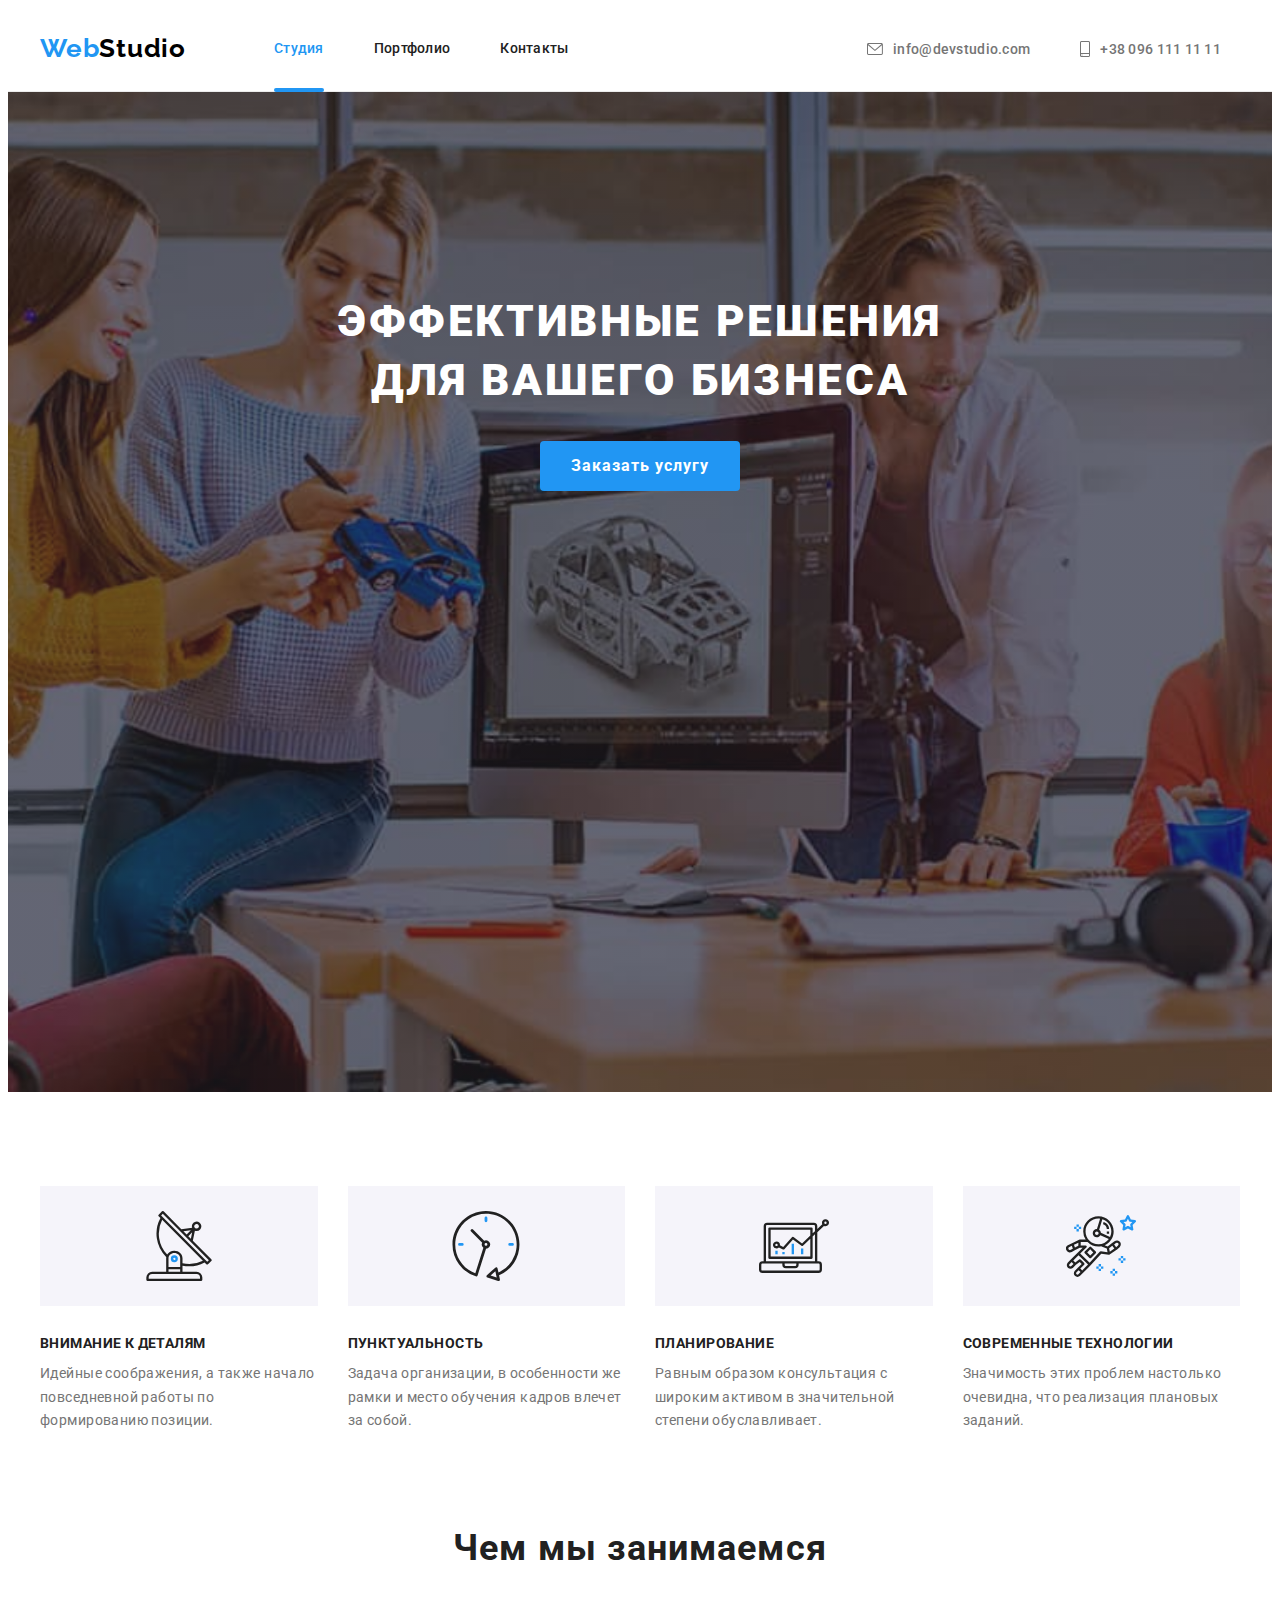
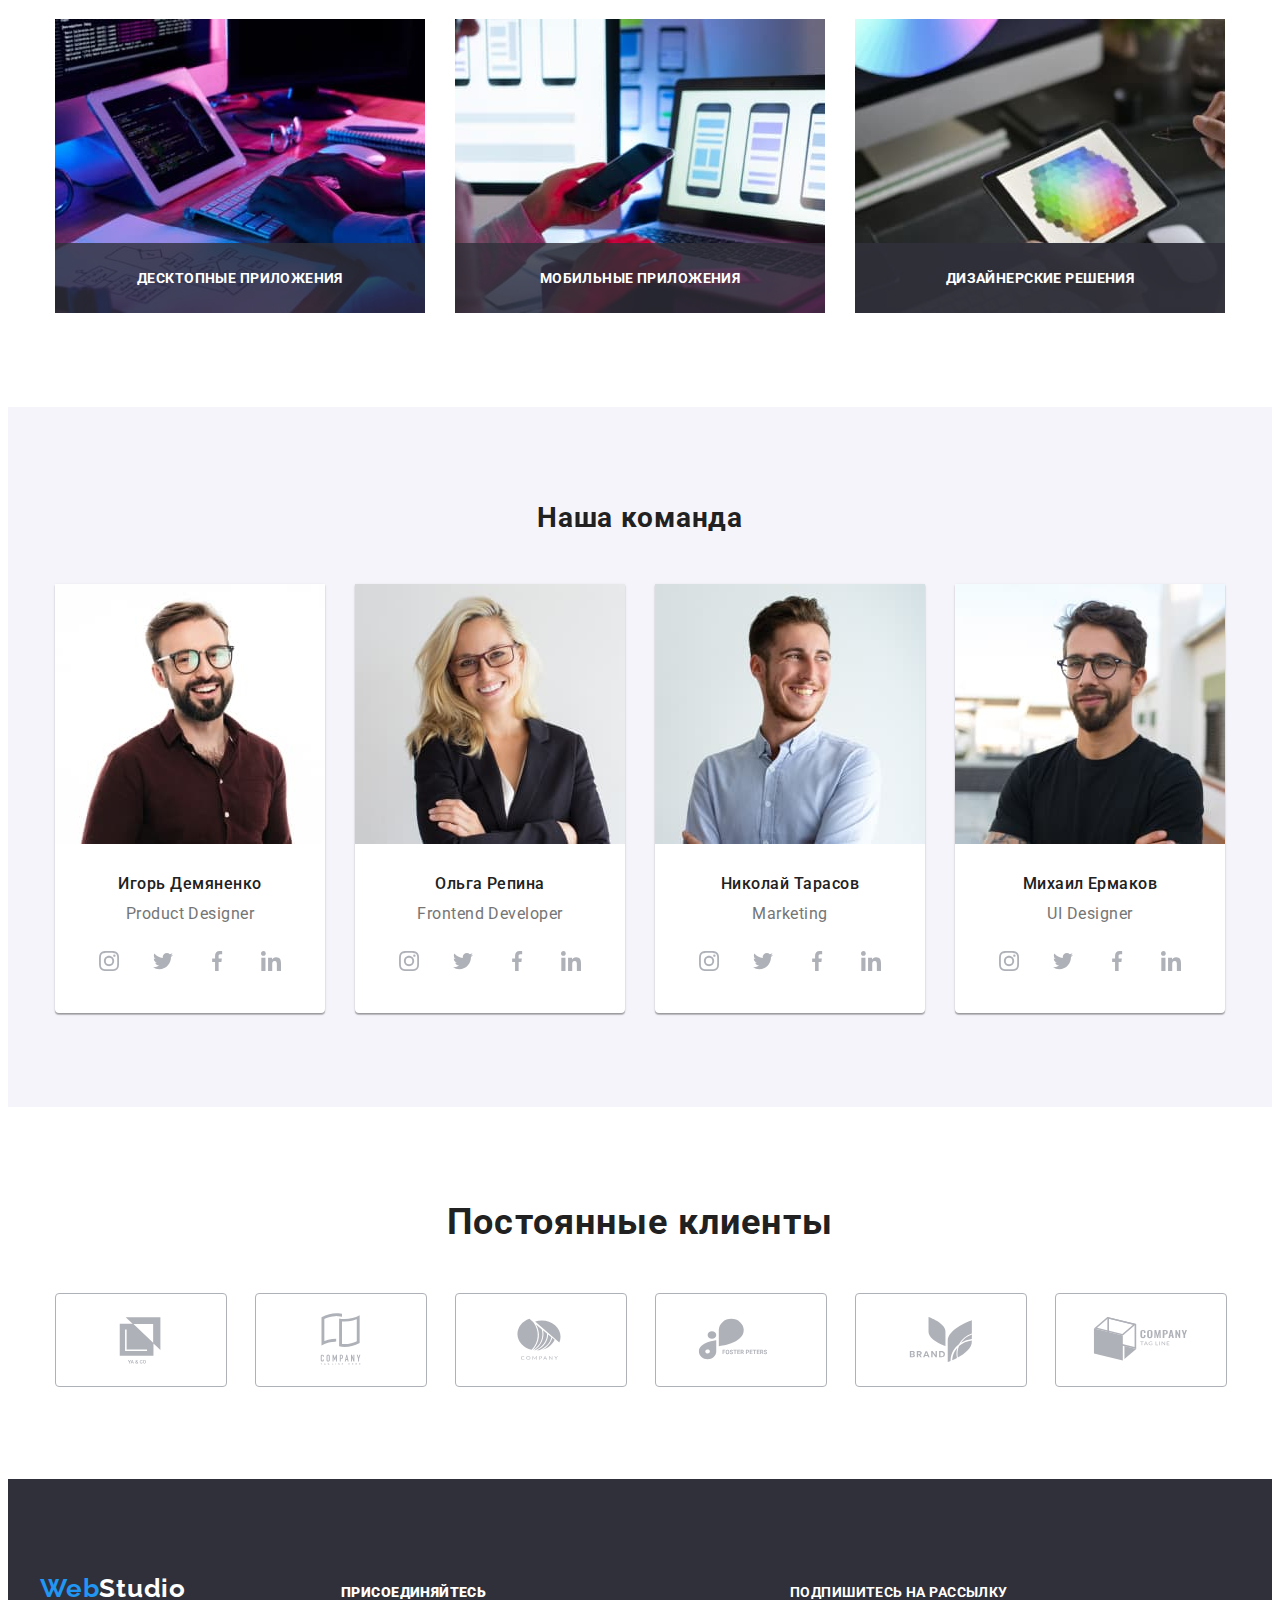
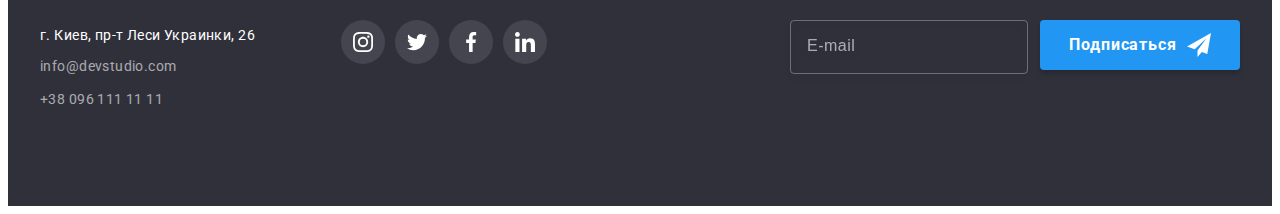
<file: index.html>
<!DOCTYPE html>
<html lang="ru">
  <head>
    <meta charset="UTF-8" />
    <meta name="viewport" content="width=device-width, initial-scale=1.0" />
    <link rel="preconnect" href="https://fonts.googleapis.com" />
    <link rel="preconnect" href="https://fonts.gstatic.com" crossorigin />
    <link
      href="https://fonts.googleapis.com/css2?family=Montserrat:wght@400;700&family=Raleway:wght@700&family=Roboto:wght@400;500;700;900&display=swap"
      rel="stylesheet"
    />
    <meta name="viewport" content="width=device-width, initial-scale=1.0" />
    <title>Web Studio</title>
    <link
      rel="stylesheet"
      href="https://cdnjs.cloudflare.com/ajax/libs/modern-normalize/1.1.0/modern-normalize.min.css"
      integrity="sha512-wpPYUAdjBVSE4KJnH1VR1HeZfpl1ub8YT/NKx4PuQ5NmX2tKuGu6U/JRp5y+Y8XG2tV+wKQpNHVUX03MfMFn9Q=="
      crossorigin="anonymous"
      referrerpolicy="no-referrer"
    />
    <link rel="stylesheet" href="./css/main.min.css" />
  </head>
  <body data-body>
    <header class="header">
      <div class="container header-flex">
        <div class="mobile-header">
          <a href="./index.html" class="logo"
            >Web<span class="logo-alt-color">Studio</span></a
          >
          <button
            type="button"
            class="menu-btn"
            aria-controls="menu-container"
            aria-expanded="false"
            data-menu-button
          >
            <svg
              width="40px"
              height="40px"
              aria-label="Переключатель мобильного меню"
              class="menu-btn__icon"
            >
              <use
                class="icon-menu"
                href="./images/icons.svg#icon-menu_40px"
              ></use>
              <use
                class="icon-close"
                href="./images/icons.svg#icon-close_40px"
              ></use>
            </svg>
          </button>
        </div>
        <div class="menu-container" id="menu-container" data-menu>
          <nav class="nav">
            <ul class="nav-list list">
              <li class="nav-list__item">
                <a href="./index.html" class="nav-list__link current link"
                  >Студия</a
                >
              </li>
              <li class="nav-list__item">
                <a href="./portfolio.html" class="nav-list__link link"
                  >Портфолио</a
                >
              </li>
              <li class="nav-list__item">
                <a href="/" class="nav-list__link link">Контакты</a>
              </li>
            </ul>
          </nav>
          <ul class="contact-list list">
            <li class="contact-list__item">
              <ul class="mobile-socials list">
                <li class="mobile-socials__item">
                  <a href="" class="link">Instagram</a>
                </li>
                <li class="mobile-socials__item">
                  <a href="" class="link">Twitter</a>
                </li>
                <li class="mobile-socials__item">
                  <a href="" class="link">Facebook</a>
                </li>
                <li class="mobile-socials__item">
                  <a href="" class="link">LinkedIn</a>
                </li>
              </ul>
            </li>
            <li class="contact-list__item">
              <a
                href="mailto:info@devstudio.com"
                class="contact-list__link link mob-mail"
                ><svg class="contact-icon-envelope icon-hover">
                  <use href="./images/icons.svg#icon-envelope"></use>
                </svg>
                info@devstudio.com</a
              >
            </li>
            <li class="contact-list__item">
              <a
                href="tel:+380961111111"
                class="contact-list__link mob-tel link"
                ><svg class="contact-icon-tel icon-hover">
                  <use href="./images/icons.svg#icon-smartphone"></use>
                </svg>
                +38 096 111 11 11</a
              >
            </li>
          </ul>
        </div>
      </div>
    </header>
    <main>
      <section class="hero section hero-img">
        <div class="container">
          <h1 class="hero-title">Эффективные решения для вашего бизнеса</h1>
          <button type="button" class="hero-btn" data-modal-open>
            Заказать услугу
          </button>
        </div>
      </section>
      <!-- Features -->
      <section class="section">
        <div class="container">
          <h2 class="visually-hidden">Features</h2>
          <ul class="features list">
            <li class="features__item">
              <div class="features__icon-container">
                <svg class="features__icon">
                  <use href="./images/icons.svg#icon-antenna"></use>
                </svg>
              </div>
              <h3 class="features__title">Внимание к деталям</h3>
              <p class="features__text">
                Идейные соображения, а также начало повседневной работы по
                формированию позиции.
              </p>
            </li>
            <li class="features__item">
              <div class="features__icon-container">
                <svg class="features__icon">
                  <use href="./images/icons.svg#icon-clock"></use>
                </svg>
              </div>
              <h3 class="features__title">Пунктуальность</h3>
              <p class="features__text">
                Задача организации, в особенности же рамки и место обучения
                кадров влечет за собой.
              </p>
            </li>
            <li class="features__item">
              <div class="features__icon-container">
                <svg class="features__icon">
                  <use href="./images/icons.svg#icon-diagram"></use>
                </svg>
              </div>
              <h3 class="features__title">Планирование</h3>
              <p class="features__text">
                Равным образом консультация с широким активом в значительной
                степени обуславливает.
              </p>
            </li>
            <li class="features__item">
              <div class="features__icon-container">
                <svg class="features__icon">
                  <use href="./images/icons.svg#icon-astronaut"></use>
                </svg>
              </div>
              <h3 class="features__title">Современные технологии</h3>
              <p class="features__text">
                Значимость этих проблем настолько очевидна, что реализация
                плановых заданий.
              </p>
            </li>
          </ul>
        </div>
      </section>
      <!-- End Features -->
      <!-- What we do -->
      <section class="gallery-section section">
        <div class="container">
          <h2 class="gallery__title">Чем мы занимаемся</h2>
          <ul class="gallery list">
            <li class="gallery__item">
              <picture>
                <source
                  srcset="./images/hands.jpg 1x, ./images/hands@2x.jpg 2x"
                  type="image/jpeg"
                  media="(min-width: 1200px)"
                />
                <img src="./images/hands.jpg" alt="Руки на клавиатуре" />
              </picture>

              <div class="gallery__text-cont">
                <p class="gallery__text">Десктопные приложения</p>
              </div>
            </li>
            <li class="gallery__item">
              <picture>
                <source
                  srcset="./images/phone.jpg 1x, ./images/phone@2x.jpg 2x"
                  type="image/jpeg"
                  media="(min-width: 1200px)"
                />

                <img
                  src="./images/phone.jpg"
                  alt="Телефон на против монитора"
                />
              </picture>
              <div class="gallery__text-cont">
                <p class="gallery__text">Мобильные приложения</p>
              </div>
            </li>
            <li class="gallery__item">
              <picture>
                <source
                  srcset="./images/picker.jpg 1x, ./images/picker@2x.jpg 2x"
                  type="image/jpeg"
                  media="(min-width: 1200px)"
                />

                <img
                  src="./images/picker.jpg"
                  alt="Цветовая палитра на планшете"
                />
              </picture>

              <div class="gallery__text-cont">
                <p class="gallery__text">Дизайнерские решения</p>
              </div>
            </li>
          </ul>
        </div>
      </section>
      <!-- End what we do -->
      <!-- Team -->
      <section class="team-section section">
        <div class="container">
          <h2 class="team-section__title">Наша команда</h2>
          <ul class="team list">
            <li class="team__item">
              <picture>
                <source
                  srcset="
                    ./images/team/igor_demianenko__desk.jpg    1x,
                    ./images/team/igor_demianenko__desk@2x.jpg 2x
                  "
                  type="image/jpeg"
                  media="(min-width: 1200px)"
                />
                <source
                  srcset="
                    ./images/team/igor_demianenko__tabl.jpg    1x,
                    ./images/team/igor_demianenko__tabl@2x.jpg 2x
                  "
                  type="image/jpeg"
                  media="(min-width: 768px)"
                />
                <source
                  srcset="
                    ./images/team/igor_demianenko__tel.jpg    1x,
                    ./images/team/igor_demianenko__tel@2x.jpg 2x
                  "
                  type="image/jpeg"
                  media="(min-width: 480px)"
                />
                <img
                  src="./images/team/igor_demianenko__tel.jpg"
                  alt="Игорь Демяненко"
                />
              </picture>

              <div class="team__container">
                <h3 class="team__name">Игорь Демяненко</h3>
                <p lang="en" class="team__position">Product Designer</p>
                <ul class="social list">
                  <li class="social__item">
                    <a href="/" class="social__link"
                      ><svg class="social__trumb">
                        <use href="./images/icons.svg#icon-instagram"></use>
                      </svg>
                    </a>
                  </li>
                  <li class="social__item">
                    <a href="/" class="social__link"
                      ><svg class="social__trumb">
                        <use href="./images/icons.svg#icon-twitter"></use>
                      </svg>
                    </a>
                  </li>
                  <li class="social__item">
                    <a href="/" class="social__link"
                      ><svg class="social__trumb">
                        <use href="./images/icons.svg#icon-facebook"></use>
                      </svg>
                    </a>
                  </li>
                  <li class="social__item">
                    <a href="/" class="social__link"
                      ><svg class="social__trumb">
                        <use href="./images/icons.svg#icon-linkedin"></use>
                      </svg>
                    </a>
                  </li>
                </ul>
              </div>
            </li>
            <li class="team__item">
              <picture>
                <source
                  srcset="
                    ./images/team/olha_repina__desk.jpg    1x,
                    ./images/team/olha_repina__desk@2x.jpg 2x
                  "
                  type="image/jpeg"
                  media="(min-width: 1200px)"
                />
                <source
                  srcset="
                    ./images/team/olha_repina__tabl.jpg    1x,
                    ./images/team/olha_repina__tabl@2x.jpg 2x
                  "
                  type="image/jpeg"
                  media="(min-width: 768px)"
                />
                <source
                  srcset="
                    ./images/team/olha_repina__tel.jpg    1x,
                    ./images/team/olha_repina__tel@2x.jpg 2x
                  "
                  type="image/jpeg"
                  media="(min-width: 480px)"
                />
                <img
                  src="./images/team/olha_repina__tel.jpg"
                  alt="Ольга Репина"
                />
              </picture>
              <div class="team__container">
                <h3 class="team__name">Ольга Репина</h3>
                <p lang="en" class="team__position">Frontend Developer</p>
                <ul class="social list">
                  <li class="social__item">
                    <a href="/" class="social__link"
                      ><svg class="social__trumb">
                        <use href="./images/icons.svg#icon-instagram"></use>
                      </svg>
                    </a>
                  </li>
                  <li class="social__item">
                    <a href="/" class="social__link"
                      ><svg class="social__trumb">
                        <use href="./images/icons.svg#icon-twitter"></use>
                      </svg>
                    </a>
                  </li>
                  <li class="social__item">
                    <a href="/" class="social__link"
                      ><svg class="social__trumb">
                        <use href="./images/icons.svg#icon-facebook"></use>
                      </svg>
                    </a>
                  </li>
                  <li class="social__item">
                    <a href="/" class="social__link"
                      ><svg class="social__trumb">
                        <use href="./images/icons.svg#icon-linkedin"></use>
                      </svg>
                    </a>
                  </li>
                </ul>
              </div>
            </li>
            <li class="team__item">
              <picture>
                <source
                  srcset="
                    ./images/team/nikolai_tarasov__desk.jpg    1x,
                    ./images/team/nikolai_tarasov__desk@2x.jpg 2x
                  "
                  type="image/jpeg"
                  media="(min-width: 1200px)"
                />
                <source
                  srcset="
                    ./images/team/nikolai_tarasov__tabl.jpg    1x,
                    ./images/team/nikolai_tarasov__tabl@2x.jpg 2x
                  "
                  type="image/jpeg"
                  media="(min-width: 768px)"
                />
                <source
                  srcset="
                    ./images/team/nikolai_tarasov__tel.jpg    1x,
                    ./images/team/nikolai_tarasov__tel@2x.jpg 2x
                  "
                  type="image/jpeg"
                  media="(min-width: 480px)"
                />
                <img
                  src="./images/team/nikolai_tarasov__tel.jpg"
                  alt="Николай Тарасов"
                />
              </picture>

              <div class="team__container">
                <h3 class="team__name">Николай Тарасов</h3>
                <p lang="en" class="team__position">Marketing</p>
                <ul class="social list">
                  <li class="social__item">
                    <a href="/" class="social__link"
                      ><svg class="social__trumb">
                        <use href="./images/icons.svg#icon-instagram"></use>
                      </svg>
                    </a>
                  </li>
                  <li class="social__item">
                    <a href="/" class="social__link"
                      ><svg class="social__trumb">
                        <use href="./images/icons.svg#icon-twitter"></use>
                      </svg>
                    </a>
                  </li>
                  <li class="social__item">
                    <a href="/" class="social__link"
                      ><svg class="social__trumb">
                        <use href="./images/icons.svg#icon-facebook"></use>
                      </svg>
                    </a>
                  </li>
                  <li class="social__item">
                    <a href="/" class="social__link"
                      ><svg class="social__trumb">
                        <use href="./images/icons.svg#icon-linkedin"></use>
                      </svg>
                    </a>
                  </li>
                </ul>
              </div>
            </li>
            <li class="team__item">
              <picture>
                <source
                  srcset="
                    ./images/team/mihail_ermakov__desk.jpg    1x,
                    ./images/team/mihail_ermakov__desk@2x.jpg 2x
                  "
                  type="image/jpeg"
                  media="(min-width: 1200px)"
                />
                <source
                  srcset="
                    ./images/team/mihail_ermakov__tabl.jpg    1x,
                    ./images/team/mihail_ermakov__tabl@2x.jpg 2x
                  "
                  type="image/jpeg"
                  media="(min-width: 768px)"
                />
                <source
                  srcset="
                    ./images/team/mihail_ermakov__tel.jpg    1x,
                    ./images/team/mihail_ermakov__tel@2x.jpg 2x
                  "
                  type="image/jpeg"
                  media="(min-width: 480px)"
                />
                <img
                  src="./images/team/mihail_ermakov__tel.jpg"
                  alt="Михаил Ермаков"
                />
              </picture>

              <div class="team__container">
                <h3 class="team__name">Михаил Ермаков</h3>
                <p lang="en" class="team__position">UI Designer</p>
                <ul class="social list">
                  <li class="social__item">
                    <a href="/" class="social__link"
                      ><svg class="social__trumb">
                        <use href="./images/icons.svg#icon-instagram"></use>
                      </svg>
                    </a>
                  </li>
                  <li class="social__item">
                    <a href="/" class="social__link"
                      ><svg class="social__trumb">
                        <use href="./images/icons.svg#icon-twitter"></use>
                      </svg>
                    </a>
                  </li>
                  <li class="social__item">
                    <a href="/" class="social__link"
                      ><svg class="social__trumb">
                        <use href="./images/icons.svg#icon-facebook"></use>
                      </svg>
                    </a>
                  </li>
                  <li class="social__item">
                    <a href="/" class="social__link"
                      ><svg class="social__trumb">
                        <use href="./images/icons.svg#icon-linkedin"></use>
                      </svg>
                    </a>
                  </li>
                </ul>
              </div>
            </li>
          </ul>
        </div>
      </section>
      <!-- End Team -->
      <!-- Clients -->
      <section class="clients section">
        <div class="container">
          <h2 class="clients__title">Постоянные клиенты</h2>
          <ul class="clients-list list">
            <li class="clients-list__item">
              <a
                href="/"
                class="clients__link"
                target="_blank"
                rel="noopener noreferrer"
                ><svg class="clients__trumb">
                  <use href="./images/icons.svg#icon-ya-co"></use>
                </svg>
              </a>
            </li>
            <li class="clients-list__item">
              <a
                href="/"
                class="clients__link"
                target="_blank"
                rel="noopener noreferrer"
                ><svg class="clients__trumb">
                  <use href="./images/icons.svg#icon-tagline"></use>
                </svg>
              </a>
            </li>
            <li class="clients-list__item">
              <a
                href="/"
                class="clients__link"
                target="_blank"
                rel="noopener noreferrer"
                ><svg class="clients__trumb">
                  <use href="./images/icons.svg#icon-company"></use>
                </svg>
              </a>
            </li>
            <li class="clients-list__item">
              <a
                href="/"
                class="clients__link"
                target="_blank"
                rel="noopener noreferrer"
                ><svg class="clients__trumb">
                  <use href="./images/icons.svg#icon-foster-peters"></use>
                </svg>
              </a>
            </li>
            <li class="clients-list__item">
              <a
                href="/"
                class="clients__link"
                target="_blank"
                rel="noopener noreferrer"
                ><svg class="clients__trumb">
                  <use href="./images/icons.svg#icon-brand"></use>
                </svg>
              </a>
            </li>
            <li class="clients-list__item">
              <a
                href="/"
                class="clients__link"
                target="_blank"
                rel="noopener noreferrer"
                ><svg class="clients__trumb">
                  <use href="./images/icons.svg#icon-comp-tagline"></use>
                </svg>
              </a>
            </li>
          </ul>
        </div>
      </section>
    </main>
    <footer class="footer section">
      <div class="container footer-flex">
        <div class="footer-flex--tablet">
          <div class="footer__container">
            <a href="./index.html" class="logo logo--footer"
              >Web<span class="logo-alt-color">Studio</span></a
            >
            <address class="address">
              <p class="address__text">г. Киев, пр-т Леси Украинки, 26</p>
              <ul class="address-list list">
                <li class="address-list__item">
                  <a
                    href="mailto:info@devstudio.com"
                    class="address-list__link link"
                    >info@devstudio.com</a
                  >
                </li>
                <li class="address-list__item">
                  <a href="tel:+380961111111" class="address-list__link link"
                    >+38 096 111 11 11</a
                  >
                </li>
              </ul>
            </address>
          </div>
          <div class="connect">
            <p class="connect__title"><strong>Присоединяйтесь</strong></p>
            <ul class="social list">
              <li class="social__item">
                <a href="/" class="social__link"
                  ><svg class="social__trumb">
                    <use href="./images/icons.svg#icon-instagram"></use>
                  </svg>
                </a>
              </li>
              <li class="social__item">
                <a href="/" class="social__link"
                  ><svg class="social__trumb">
                    <use href="./images/icons.svg#icon-twitter"></use>
                  </svg>
                </a>
              </li>
              <li class="social__item">
                <a href="/" class="social__link"
                  ><svg class="social__trumb">
                    <use href="./images/icons.svg#icon-facebook"></use>
                  </svg>
                </a>
              </li>
              <li class="social__item">
                <a href="/" class="social__link"
                  ><svg class="social__trumb">
                    <use href="./images/icons.svg#icon-linkedin"></use>
                  </svg>
                </a>
              </li>
            </ul>
          </div>
        </div>

        <div class="subscribe">
          <p class="subscribe__title">Подпишитесь на рассылку</p>
          <form class="subscribe__form">
            <input
              type="email"
              class="subscribe__input"
              placeholder="E-mail"
              id="subscribe-input"
            />

            <button class="hero-btn subscribe__btn" type="submit">
              Подписаться
              <svg class="subscribe__icon">
                <use href="./images/icons.svg#icon-icon-send"></use>
              </svg>
            </button>
          </form>
        </div>
      </div>
    </footer>
    <!-- MODAL -->
    <div class="backdrop is-hidden" data-modal>
      <div class="modal">
        <button type="button" class="close-btn" data-modal-close>
          <svg class="close-btn__svg-cont">
            <use
              href="./images/icons.svg#icon-cross"
              class="close-btn__svg"
            ></use>
          </svg>
        </button>
        <p class="modal__title">Оставьте свои данные, мы вам перезвоним</p>

        <form class="form">
          <div class="form__container">
            <label class="input__label" for="user-name">Имя</label>
            <div class="input__field">
              <input
                type="text"
                class="input"
                name="user-name"
                id="user-name"
              />
              <svg class="input__icon">
                <use href="./images/icons.svg#icon-person-black"></use>
              </svg>
            </div>
          </div>

          <div class="form__container">
            <label class="input__label" for="tel">Телефон</label>
            <div class="input__field">
              <input type="tel" class="input" name="user-tel" id="tel" />
              <svg class="input__icon">
                <use href="./images/icons.svg#icon-phone-black"></use>
              </svg>
            </div>
          </div>

          <div class="form__container">
            <label class="input__label" for="email">Почта</label>
            <div class="input__field">
              <input type="email" class="input" name="user-email" id="email" />
              <svg class="input__icon">
                <use href="./images/icons.svg#icon-email-black"></use>
              </svg>
            </div>
          </div>

          <div class="form__container">
            <label class="input__label" for="modal-comment">Коментарий</label>
            <textarea
              name="user-comment"
              id="modal-comment"
              class="comment"
              placeholder="Введите текст"
            ></textarea>
          </div>

          <div class="check-box">
            <label class="check-box__label"
              ><input
                type="checkbox"
                name="user-agrement-checked"
                class="check-box__input"
              />
              <span class="check-box__icon">
                <svg class="check-box__svg">
                  <use href="./images/icons.svg#icon-icon-check"></use>
                </svg>
              </span>
              Соглашаюсь с рассылкой и принимаю&nbsp;
              <a href="/" class="checkbox__link">Условия договора</a></label
            >
          </div>

          <button class="submit-btn" type="submit">Отправить</button>
        </form>
      </div>
    </div>
    <script src="./js/modal.js"></script>
    <script src="./js/mobile-menu.js"></script>
  </body>
</html>
</file>
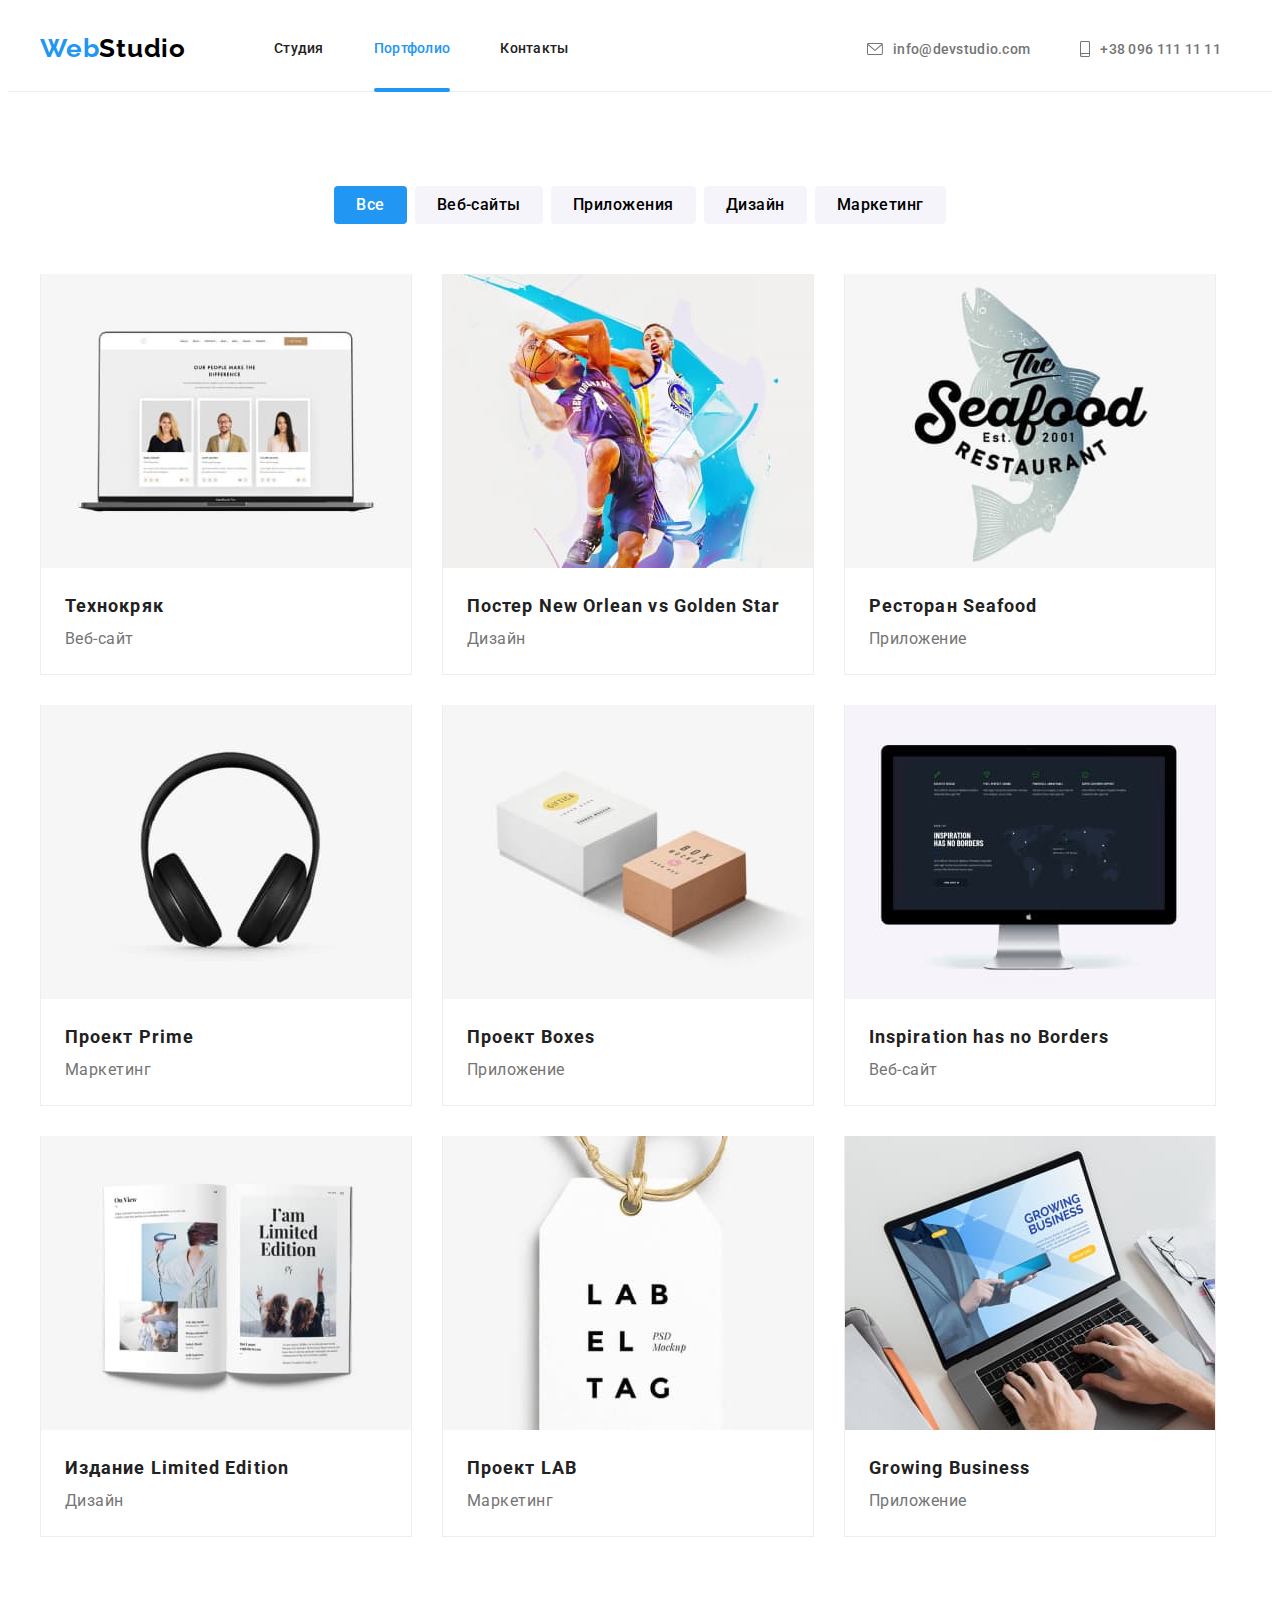
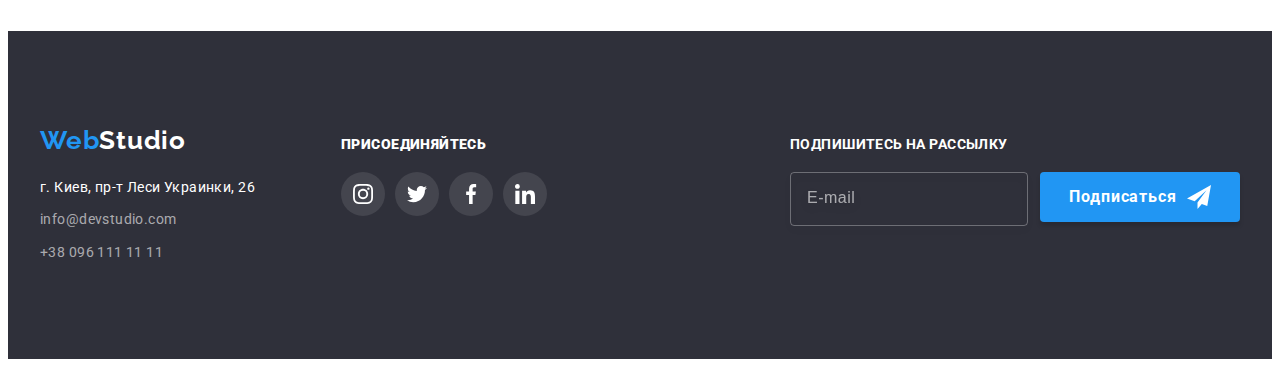
<file: portfolio.html>
<!DOCTYPE html>
<html lang="ru">
  <head>
    <meta charset="UTF-8" />
    <meta name="viewport" content="width=device-width, initial-scale=1.0" />
    <link rel="preconnect" href="https://fonts.googleapis.com" />
    <link rel="preconnect" href="https://fonts.gstatic.com" crossorigin />
    <link
      href="https://fonts.googleapis.com/css2?family=Montserrat:wght@400;700&family=Raleway:wght@700&family=Roboto:wght@400;500;700;900&display=swap"
      rel="stylesheet"
    />
    <meta name="viewport" content="width=device-width, initial-scale=1.0" />
    <title>Web Studio Portfolio</title>
    <link
      rel="stylesheet"
      href="https://cdnjs.cloudflare.com/ajax/libs/modern-normalize/1.1.0/modern-normalize.min.css"
      integrity="sha512-wpPYUAdjBVSE4KJnH1VR1HeZfpl1ub8YT/NKx4PuQ5NmX2tKuGu6U/JRp5y+Y8XG2tV+wKQpNHVUX03MfMFn9Q=="
      crossorigin="anonymous"
      referrerpolicy="no-referrer"
    />
    <link rel="stylesheet" href="./css/main.min.css" />
  </head>
  <body data-body>
    <header class="header">
      <div class="container header-flex">
        <div class="mobile-header">
          <a href="./index.html" class="logo"
            >Web<span class="logo-alt-color">Studio</span></a
          >
          <button
            type="button"
            class="menu-btn"
            aria-controls="menu-container"
            aria-expanded="false"
            data-menu-button
          >
            <svg
              width="40px"
              height="40px"
              aria-label="Переключатель мобильного меню"
              class="menu-btn__icon"
            >
              <use
                class="icon-menu"
                href="./images/icons.svg#icon-menu_40px"
              ></use>
              <use
                class="icon-close"
                href="./images/icons.svg#icon-close_40px"
              ></use>
            </svg>
          </button>
        </div>
        <div class="menu-container" id="menu-container" data-menu>
          <nav class="nav">
            <ul class="nav-list list">
              <li class="nav-list__item">
                <a href="./index.html" class="nav-list__link link">Студия</a>
              </li>
              <li class="nav-list__item">
                <a href="./portfolio.html" class="nav-list__link current link"
                  >Портфолио</a
                >
              </li>
              <li class="nav-list__item">
                <a href="/" class="nav-list__link link">Контакты</a>
              </li>
            </ul>
          </nav>
          <ul class="contact-list list">
            <li class="contact-list__item">
              <ul class="mobile-socials list">
                <li class="mobile-socials__item">
                  <a href="" class="link">Instagram</a>
                </li>
                <li class="mobile-socials__item">
                  <a href="" class="link">Twitter</a>
                </li>
                <li class="mobile-socials__item">
                  <a href="" class="link">Facebook</a>
                </li>
                <li class="mobile-socials__item">
                  <a href="" class="link">LinkedIn</a>
                </li>
              </ul>
            </li>
            <li class="contact-list__item">
              <a
                href="mailto:info@devstudio.com"
                class="contact-list__link link mob-mail"
                ><svg class="contact-icon-envelope icon-hover">
                  <use href="./images/icons.svg#icon-envelope"></use>
                </svg>
                info@devstudio.com</a
              >
            </li>
            <li class="contact-list__item">
              <a
                href="tel:+380961111111"
                class="contact-list__link mob-tel link"
                ><svg class="contact-icon-tel icon-hover">
                  <use href="./images/icons.svg#icon-smartphone"></use>
                </svg>
                +38 096 111 11 11</a
              >
            </li>
          </ul>
        </div>
      </div>
    </header>
    <main>
      <section class="portfolio section">
        <h1 class="visually-hidden">Портфолио</h1>
        <div class="container">
          <ul class="filter list">
            <li class="filter__item">
              <button class="filter__btn current-btn" type="button">Все</button>
            </li>
            <li class="filter__item">
              <button class="filter__btn" type="button">Веб-сайты</button>
            </li>
            <li class="filter__item">
              <button class="filter__btn" type="button">Приложения</button>
            </li>
            <li class="filter__item">
              <button class="filter__btn" type="button">Дизайн</button>
            </li>
            <li class="filter__item">
              <button class="filter__btn" type="button">Маркетинг</button>
            </li>
          </ul>
          <ul class="portfolio list">
            <li class="portfolio__item">
              <a href="" class="link portfolio__link">
                <div class="portfolio__img-wrap">
                  <picture>
                    <source
                      srcset="
                        ./images/portfolio/macbook__desk.jpg    1x,
                        ./images/portfolio/macbook__desk@2x.jpg 2x
                      "
                      type="image/jpeg"
                      media="(min-width: 1200px)"
                    />
                    <source
                      srcset="
                        ./images/portfolio/macbook__tabl.jpg    1x,
                        ./images/portfolio/macbook__tabl@2x.jpg 2x
                      "
                      type="image/jpeg"
                      media="(min-width: 768px)"
                    />
                    <source
                      srcset="
                        ./images/portfolio/macbook__tel.jpg    1x,
                        ./images/portfolio/macbook__tel@2x.jpg 2x
                      "
                      type="image/jpeg"
                      media="(min-width: 480px)"
                    />
                    <img
                      src="./images/portfolio/macbook__tel.jpg"
                      alt="открытый макбук про"
                      width="370"
                    />
                  </picture>

                  <div class="overlay">
                    <p class="overlay__text">
                      Ресурс предлагает комплексные предложения с разным уровнем
                      функционала и сервисов. Все это позволит посетителю
                      получить исчерпывающие сведения о компании или частном
                      лице.
                    </p>
                  </div>
                </div>
                <div class="portfolio__text-wrap">
                  <h2 class="portfolio__name">Технокряк</h2>
                  <p class="portfolio__type">Веб-сайт</p>
                </div>
              </a>
            </li>
            <li class="portfolio__item">
              <a href="" class="link portfolio__link"
                ><div class="portfolio__img-wrap">
                  <picture>
                    <source
                      srcset="
                        ./images/portfolio/poster_new_orlean__desk.jpg    1x,
                        ./images/portfolio/poster_new_orlean__desk@2x.jpg 2x
                      "
                      type="image/jpeg"
                      media="(min-width: 1200px)"
                    />
                    <source
                      srcset="
                        ./images/portfolio/poster_new_orlean__tabl.jpg    1x,
                        ./images/portfolio/poster_new_orlean__tabl@2x.jpg 2x
                      "
                      type="image/jpeg"
                      media="(min-width: 768px)"
                    />
                    <source
                      srcset="
                        ./images/portfolio/poster_new_orlean__tel.jpg    1x,
                        ./images/portfolio/poster_new_orlean__tel@2x.jpg 2x
                      "
                      type="image/jpeg"
                      media="(min-width: 480px)"
                    />
                    <img
                      src="./images/portfolio/poster_new_orlean__tel.jpg"
                      alt="Постер клуба Новый орлеан"
                      width="370"
                    />
                  </picture>

                  <div class="overlay">
                    <p class="overlay__text">
                      Lorem ipsum dolor sit amet consectetur, adipisicing elit.
                      Accusamus fugiat quibusdam animi corporis, ipsa eum
                      aspernatur vitae reiciendis natus, deleniti eos soluta.
                      Amet quidem natus temporibus. Molestiae dignissimos,
                      aperiam omnis cupiditate incidunt explicabo sequi earum
                      iste quam. Unde nam, sunt qui dolor ut, in voluptatum
                      voluptas numquam omnis nemo rem. Aspernatur aperiam
                      impedit voluptas dolore veniam ratione, asperiores
                      obcaecati recusandae necessitatibus minima incidunt, iure
                      magni. Saepe perferendis sed quis consectetur impedit
                      debitis distinctio mollitia animi?
                    </p>
                  </div>
                </div>
                <div class="portfolio__text-wrap">
                  <h2 class="portfolio__name">
                    Постер <span lang="en">New Orlean vs Golden Star</span>
                  </h2>
                  <p class="portfolio__type">Дизайн</p>
                </div></a
              >
            </li>
            <li class="portfolio__item">
              <a href="" class="link portfolio__link"
                ><div class="portfolio__img-wrap">
                  <picture>
                    <source
                      srcset="
                        ./images/portfolio/seafood_logo__desk.jpg    1x,
                        ./images/portfolio/seafood_logo__desk@2x.jpg 2x
                      "
                      type="image/jpeg"
                      media="(min-width: 1200px)"
                    />
                    <source
                      srcset="
                        ./images/portfolio/seafood_logo__tabl.jpg    1x,
                        ./images/portfolio/seafood_logo__tabl@2x.jpg 2x
                      "
                      type="image/jpeg"
                      media="(min-width: 768px)"
                    />
                    <source
                      srcset="
                        ./images/portfolio/seafood_logo__tel.jpg    1x,
                        ./images/portfolio/seafood_logo__tel@2x.jpg 2x
                      "
                      type="image/jpeg"
                      media="(min-width: 480px)"
                    />
                    <img
                      src="./images/portfolio/seafood_logo__tel.jpg"
                      alt="Лого ресторана Морской еды"
                      width="370"
                    />
                  </picture>

                  <div class="overlay">
                    <p class="overlay__text">
                      Lorem ipsum dolor sit amet consectetur adipisicing elit.
                      Totam, sit?
                    </p>
                  </div>
                </div>
                <div class="portfolio__text-wrap">
                  <h2 class="portfolio__name">
                    Ресторан <span lang="en">Seafood</span>
                  </h2>
                  <p class="portfolio__type">Приложение</p>
                </div></a
              >
            </li>
            <li class="portfolio__item">
              <a href="" class="link portfolio__link"
                ><div class="portfolio__img-wrap">
                  <picture>
                    <source
                      srcset="
                        ./images/portfolio/headphones__desk.jpg    1x,
                        ./images/portfolio/headphones__desk@2x.jpg 2x
                      "
                      type="image/jpeg"
                      media="(min-width: 1200px)"
                    />
                    <source
                      srcset="
                        ./images/portfolio/headphones__tabl.jpg    1x,
                        ./images/portfolio/headphones__tabl@2x.jpg 2x
                      "
                      type="image/jpeg"
                      media="(min-width: 768px)"
                    />
                    <source
                      srcset="
                        ./images/portfolio/headphones__tel.jpg    1x,
                        ./images/portfolio/headphones__tel@2x.jpg 2x
                      "
                      type="image/jpeg"
                      media="(min-width: 480px)"
                    />
                    <img
                      src="./images/portfolio/headphones__tel.jpg"
                      alt="Наушники на белом фоне"
                      width="370"
                    />
                  </picture>

                  <div class="overlay">
                    <p class="overlay__text">
                      Lorem ipsum dolor sit amet consectetur adipisicing elit.
                      Facere est tempore rerum!
                    </p>
                  </div>
                </div>
                <div class="portfolio__text-wrap">
                  <h2 class="portfolio__name">
                    Проект <span lang="en">Prime</span>
                  </h2>
                  <p class="portfolio__type">Маркетинг</p>
                </div></a
              >
            </li>
            <li class="portfolio__item">
              <a href="" class="link portfolio__link"
                ><div class="portfolio__img-wrap">
                  <picture>
                    <source
                      srcset="
                        ./images/portfolio/boxes__desk.jpg    1x,
                        ./images/portfolio/boxes__desk@2x.jpg 2x
                      "
                      type="image/jpeg"
                      media="(min-width: 1200px)"
                    />
                    <source
                      srcset="
                        ./images/portfolio/boxes__tabl.jpg    1x,
                        ./images/portfolio/boxes__tabl@2x.jpg 2x
                      "
                      type="image/jpeg"
                      media="(min-width: 768px)"
                    />
                    <source
                      srcset="
                        ./images/portfolio/boxes__tel.jpg    1x,
                        ./images/portfolio/boxes__tel@2x.jpg 2x
                      "
                      type="image/jpeg"
                      media="(min-width: 480px)"
                    />
                    <img
                      src="./images/portfolio/boxes__tel.jpg"
                      alt="Белая и крафтовая коробка на белом фоне"
                      width="370"
                    />
                  </picture>

                  <div class="overlay">
                    <p class="overlay__text">
                      Lorem ipsum dolor sit amet consectetur adipisicing.
                    </p>
                  </div>
                </div>
                <div class="portfolio__text-wrap">
                  <h2 class="portfolio__name">
                    Проект <span lang="en">Boxes</span>
                  </h2>
                  <p class="portfolio__type">Приложение</p>
                </div></a
              >
            </li>
            <li class="portfolio__item">
              <a href="" class="link portfolio__link"
                ><div class="portfolio__img-wrap">
                  <picture>
                    <source
                      srcset="
                        ./images/portfolio/imac__desk.jpg    1x,
                        ./images/portfolio/imac__desk@2x.jpg 2x
                      "
                      type="image/jpeg"
                      media="(min-width: 1200px)"
                    />
                    <source
                      srcset="
                        ./images/portfolio/imac__tabl.jpg    1x,
                        ./images/portfolio/imac__tabl@2x.jpg 2x
                      "
                      type="image/jpeg"
                      media="(min-width: 768px)"
                    />
                    <source
                      srcset="
                        ./images/portfolio/imac__tel.jpg    1x,
                        ./images/portfolio/imac__tel@2x.jpg 2x
                      "
                      type="image/jpeg"
                      media="(min-width: 480px)"
                    />
                    <img
                      src="./images/portfolio/imac__tel.jpg"
                      alt="Пример сайта на мониторе аймака"
                      width="370"
                    />
                  </picture>

                  <div class="overlay">
                    <p class="overlay__text">
                      Lorem ipsum dolor sit amet consectetur adipisicing elit.
                      Minima, aut! Minus temporibus culpa ea totam aliquid ab.
                    </p>
                  </div>
                </div>
                <div class="portfolio__text-wrap">
                  <h2 class="portfolio__name">
                    <span lang="en">Inspiration has no Borders</span>
                  </h2>
                  <p class="portfolio__type">Веб-сайт</p>
                </div></a
              >
            </li>
            <li class="portfolio__item">
              <a href="" class="link portfolio__link"
                ><div class="portfolio__img-wrap">
                  <picture>
                    <source
                      srcset="
                        ./images/portfolio/magazine__desk.jpg    1x,
                        ./images/portfolio/magazine__desk@2x.jpg 2x
                      "
                      type="image/jpeg"
                      media="(min-width: 1200px)"
                    />
                    <source
                      srcset="
                        ./images/portfolio/magazine__tabl.jpg    1x,
                        ./images/portfolio/magazine__tabl@2x.jpg 2x
                      "
                      type="image/jpeg"
                      media="(min-width: 768px)"
                    />
                    <source
                      srcset="
                        ./images/portfolio/magazine__tel.jpg    1x,
                        ./images/portfolio/magazine__tel@2x.jpg 2x
                      "
                      type="image/jpeg"
                      media="(min-width: 480px)"
                    />
                    <img
                      src="./images/portfolio/magazine__tel.jpg"
                      alt="Открытый журнал с примером статьи"
                      width="370"
                    />
                  </picture>

                  <div class="overlay">
                    <p class="overlay__text">
                      Lorem ipsum dolor sit amet consectetur adipisicing elit.
                      Sapiente, modi accusamus corporis repellat iste nobis?
                    </p>
                  </div>
                </div>
                <div class="portfolio__text-wrap">
                  <h2 class="portfolio__name">
                    Издание <span lang="en">Limited Edition</span>
                  </h2>
                  <p class="portfolio__type">Дизайн</p>
                </div></a
              >
            </li>
            <li class="portfolio__item">
              <a href="" class="link portfolio__link"
                ><div class="portfolio__img-wrap">
                  <picture>
                    <source
                      srcset="
                        ./images/portfolio/labeltag__desk.jpg    1x,
                        ./images/portfolio/labeltag__desk@2x.jpg 2x
                      "
                      type="image/jpeg"
                      media="(min-width: 1200px)"
                    />
                    <source
                      srcset="
                        ./images/portfolio/labeltag__tabl.jpg    1x,
                        ./images/portfolio/labeltag__tabl@2x.jpg 2x
                      "
                      type="image/jpeg"
                      media="(min-width: 768px)"
                    />
                    <source
                      srcset="
                        ./images/portfolio/labeltag__tel.jpg    1x,
                        ./images/portfolio/labeltag__tel@2x.jpg 2x
                      "
                      type="image/jpeg"
                      media="(min-width: 480px)"
                    />
                    <img
                      src="./images/portfolio/labeltag__tel.jpg"
                      alt="Тег с логотипом"
                      width="370"
                    />
                  </picture>

                  <div class="overlay">
                    <p class="overlay__text">
                      Lorem ipsum dolor sit amet consectetur adipisicing elit.
                      Blanditiis, cumque!
                    </p>
                  </div>
                </div>
                <div class="portfolio__text-wrap">
                  <h2 class="portfolio__name">
                    Проект <span lang="en">LAB</span>
                  </h2>
                  <p class="portfolio__type">Маркетинг</p>
                </div></a
              >
            </li>
            <li class="portfolio__item">
              <a href="" class="link portfolio__link"
                ><div class="portfolio__img-wrap">
                  <picture>
                    <source
                      srcset="
                        ./images/portfolio/hands_on_macbook__desk.jpg    1x,
                        ./images/portfolio/hands_on_macbook__desk@2x.jpg 2x
                      "
                      type="image/jpeg"
                      media="(min-width: 1200px)"
                    />
                    <source
                      srcset="
                        ./images/portfolio/hands_on_macbook__tabl.jpg    1x,
                        ./images/portfolio/hands_on_macbook__tabl@2x.jpg 2x
                      "
                      type="image/jpeg"
                      media="(min-width: 768px)"
                    />
                    <source
                      srcset="
                        ./images/portfolio/hands_on_macbook__tel.jpg    1x,
                        ./images/portfolio/hands_on_macbook__tel@2x.jpg 2x
                      "
                      type="image/jpeg"
                      media="(min-width: 480px)"
                    />
                    <img
                      src="./images/portfolio/hands_on_macbook__tel.jpg"
                      alt="Сайт приложения на мониторе ноутбука"
                      width="370"
                    />
                  </picture>
                  <div class="overlay">
                    <p class="overlay__text">Lorem ipsum dolor sit amet.</p>
                  </div>
                </div>
                <div class="portfolio__text-wrap">
                  <h2 class="portfolio__name">
                    <span lang="en">Growing Business</span>
                  </h2>
                  <p class="portfolio__type">Приложение</p>
                </div></a
              >
            </li>
          </ul>
        </div>
      </section>
    </main>
    <footer class="footer section">
      <div class="container footer-flex">
        <div class="footer-flex--tablet">
          <div class="footer__container">
            <a href="./index.html" class="logo logo--footer"
              >Web<span class="logo-alt-color">Studio</span></a
            >
            <address class="address">
              <p class="address__text">г. Киев, пр-т Леси Украинки, 26</p>
              <ul class="address-list list">
                <li class="address-list__item">
                  <a
                    href="mailto:info@devstudio.com"
                    class="address-list__link link"
                    >info@devstudio.com</a
                  >
                </li>
                <li class="address-list__item">
                  <a href="tel:+380961111111" class="address-list__link link"
                    >+38 096 111 11 11</a
                  >
                </li>
              </ul>
            </address>
          </div>
          <div class="connect">
            <p class="connect__title"><strong>Присоединяйтесь</strong></p>
            <ul class="social list">
              <li class="social__item">
                <a href="/" class="social__link"
                  ><svg class="social__trumb">
                    <use href="./images/icons.svg#icon-instagram"></use>
                  </svg>
                </a>
              </li>
              <li class="social__item">
                <a href="/" class="social__link"
                  ><svg class="social__trumb">
                    <use href="./images/icons.svg#icon-twitter"></use>
                  </svg>
                </a>
              </li>
              <li class="social__item">
                <a href="/" class="social__link"
                  ><svg class="social__trumb">
                    <use href="./images/icons.svg#icon-facebook"></use>
                  </svg>
                </a>
              </li>
              <li class="social__item">
                <a href="/" class="social__link"
                  ><svg class="social__trumb">
                    <use href="./images/icons.svg#icon-linkedin"></use>
                  </svg>
                </a>
              </li>
            </ul>
          </div>
        </div>

        <div class="subscribe">
          <p class="subscribe__title">Подпишитесь на рассылку</p>
          <form class="subscribe__form">
            <input
              type="email"
              class="subscribe__input"
              placeholder="E-mail"
              id="subscribe-input"
            />

            <button class="hero-btn subscribe__btn" type="submit">
              Подписаться
              <svg class="subscribe__icon">
                <use href="./images/icons.svg#icon-icon-send"></use>
              </svg>
            </button>
          </form>
        </div>
      </div>
    </footer>
    <script src="./js/mobile-menu.js"></script>
  </body>
</html>
</file>
<file: css/main.min.css>
.hero-btn,.submit-btn{min-width:200px;font-family:inherit;font-weight:700;font-size:16px;line-height:1.88;align-items:center;text-align:center;border:none;border-radius:4px;letter-spacing:.06em;color:#fff;cursor:pointer;background-color:#2196f3;display:block;margin:0 auto;padding:10px 24px;transition:background-color 250ms cubic-bezier(0.4, 0, 0.2, 1)}.hero-btn:hover,.submit-btn:hover,.hero-btn:focus,.submit-btn:focus{background-color:#188ce8}body{font-family:"Roboto",sans-serif;background-color:#fff;color:#757575}.visually-hidden{position:absolute;white-space:nowrap;width:1px;height:1px;overflow:hidden;border:0;padding:0;clip:rect(0 0 0 0);-webkit-clip-path:inset(50%);clip-path:inset(50%);margin:-1px}.list{list-style:none}.link{text-decoration:none;transition:color 250ms cubic-bezier(0.4, 0, 0.2, 1)}h1,h2,h3,p{margin:0}ul{margin:0;padding-left:0}.container{padding-left:15px;padding-right:15px;margin-left:auto;margin-right:auto}@media screen and (min-width: 480px){.container{width:480px}}@media screen and (min-width: 768px){.container{width:768px}}@media screen and (min-width: 1200px){.container{width:1200px}}.section{margin-left:auto;margin-right:auto;padding-top:60px;padding-bottom:60px}@media screen and (min-width: 1200px){.section{padding-top:94px;padding-bottom:94px}}img{display:block;width:100%;max-width:100%;height:auto}.backdrop{position:fixed;top:0;left:0;width:100%;height:100%;background-color:rgba(0,0,0,.2);opacity:1;transition:opacity 250ms cubic-bezier(0.4, 0, 0.2, 1);padding:90px 15px;overflow-y:scroll}.backdrop.is-hidden{opacity:0;pointer-events:none}.modal{position:relative;box-shadow:0px 1px 3px rgba(0,0,0,.12),0px 1px 1px rgba(0,0,0,.14),0px 2px 1px rgba(0,0,0,.2);border-radius:4px;background-color:#fff;padding:40px;transition:transform 250ms cubic-bezier(0.4, 0, 0.2, 1)}@media screen and (min-width: 480px){.modal{width:450px}}@media screen and (min-width: 768px){.modal{position:absolute;top:50%;left:50%;transform:translate(-50%, -50%) scale(1)}}.close-btn{position:absolute;right:8px;top:8px;width:30px;height:30px;line-height:0;border-radius:50%;border:1px solid rgba(0,0,0,.1);display:flex;justify-content:center;align-items:center;margin-left:auto;cursor:pointer;background-color:rgba(0,0,0,0);transition:transform 250ms cubic-bezier(0.4, 0, 0.2, 1)}.close-btn:hover,.close-btn:focus{outline:1px solid #2196f3;transform:scale(1.05)}.close-btn__svg-cont{display:block;width:18px;height:18px;transition:transform 250ms cubic-bezier(0.4, 0, 0.2, 1)}.close-btn:hover .close-btn__svg-cont,.close-btn:focus .close-btn__svg-cont{transform:scale(1.05) rotate(270deg)}.close-btn__svg{display:block;fill:#000;transform-origin:18px 18px}.close-btn:hover .close-btn__svg,.close-btn:focus .close-btn__svg{fill:#2196f3}.modal__title{font-weight:700;font-size:20px;line-height:1.5;text-align:center;letter-spacing:.03em;color:#212121;text-align:center}.form{margin-top:10px}.form__container{margin-top:10px}.form__container:first-child{margin-top:0}.input__label{display:block;max-height:14px;font-weight:400;font-size:12px;line-height:1.1666666667;letter-spacing:.01em;color:#757575}.input__field{position:relative;margin-top:4px}.input{width:100%;height:40px;border:1px solid rgba(33,33,33,.2);border-radius:4px;background-color:rgba(0,0,0,0);padding-left:42px;outline:rgba(0,0,0,0);transition:border 250ms cubic-bezier(0.4, 0, 0.2, 1)}.input:focus-visible{border:1px solid #2196f3}.input__icon{position:absolute;top:50%;left:12px;transform:translateY(-50%);width:18px;height:18px;transition:fill 250ms cubic-bezier(0.4, 0, 0.2, 1)}.input:focus-visible+.input__icon{fill:#2196f3}.comment{display:block;width:100%;height:120px;margin-top:4px;border:1px solid rgba(33,33,33,.2);border-radius:4px;background-color:rgba(0,0,0,0);resize:none;padding:12px 16px;outline:rgba(0,0,0,0);transition:border 250ms cubic-bezier(0.4, 0, 0.2, 1)}.comment:focus-visible{border:1px solid #2196f3}.comment::-moz-placeholder{font-weight:400;font-size:12px;line-height:1.1666666667;letter-spacing:.01em;color:rgba(117,117,117,.5)}.comment:-ms-input-placeholder{font-weight:400;font-size:12px;line-height:1.1666666667;letter-spacing:.01em;color:rgba(117,117,117,.5)}.comment::placeholder{font-weight:400;font-size:12px;line-height:1.1666666667;letter-spacing:.01em;color:rgba(117,117,117,.5)}.submit-btn{box-shadow:0px 4px 4px rgba(0,0,0,.15);margin-top:30px;height:50px}.check-box{position:relative;display:flex;justify-content:center;align-items:center;margin-top:20px}.check-box__label{display:flex;justify-content:normal;align-items:center;font-weight:400;font-size:12px;line-height:1.16;letter-spacing:.03em;color:#757575}.check-box__input{-webkit-appearance:none;-moz-appearance:none;appearance:none}.check-box__icon{display:flex;border:2px solid #000;border-radius:3px;margin-right:7px;transition:border 250ms cubic-bezier(0.4, 0, 0.2, 1);transition:background-color 250ms cubic-bezier(0.4, 0, 0.2, 1)}.check-box__input:hover+.check-box__icon,.check-box__input:focus+.check-box__icon{border:2px solid #2196f3}.check-box__input:checked+.check-box__icon{border:2px solid #2196f3;background-color:#2196f3}.check-box__svg{display:inline-block;width:15px;height:15px;opacity:0;transition:opacity 250ms cubic-bezier(0.4, 0, 0.2, 1)}.check-box__input:checked+.check-box__icon .check-box__svg{opacity:1}.checkbox__link{font-weight:400;font-size:12px;line-height:1.16;letter-spacing:.03em;-webkit-text-decoration-line:underline;text-decoration-line:underline;text-underline-offset:.1rem;color:#2196f3}.logo{display:block;font-family:"Raleway",sans-serif;font-weight:700;font-size:24px;line-height:1.1666666667;letter-spacing:.03em;text-decoration:none;color:#2196f3;padding-top:16px;padding-bottom:16px}@media screen and (min-width: 768px){.logo{padding-top:26px;padding-bottom:26px}}@media screen and (min-width: 1200px){.logo{font-size:26px;line-height:1.1923076923;padding-top:24px;padding-bottom:25px}}.logo-alt-color{color:#000}.footer .logo-alt-color{color:#fff}.logo--footer{display:inline-block;padding:0;margin-bottom:20px}.header{position:relative}@media screen and (min-width: 768px){.header{border:1px #ececec;border-bottom-style:solid}}.nav-list,.contact-list,.menu-container{display:flex}@media screen and (max-width: 767px){.nav-list{display:block}}@media screen and (min-width: 768px){.header-flex{display:flex}}@media screen and (min-width: 1200px){.menu-container{width:1035px}}.mobile-header{display:flex;justify-content:space-between;align-items:center}@media screen and (max-width: 767px){.menu-container{display:flex;flex-direction:column;justify-content:space-between;z-index:3;position:fixed;top:0;left:0;width:100%;height:100%;padding-left:40px;padding-top:48px;padding-bottom:48px;padding-right:15px;background-color:#fff;opacity:0;visibility:hidden;pointer-events:none;transition:opacity 250ms cubic-bezier(0.4, 0, 0.2, 1),visibility 250ms cubic-bezier(0.4, 0, 0.2, 1)}.menu-container.is-open{opacity:1;visibility:visible;pointer-events:auto;transition:opacity 250ms cubic-bezier(0.4, 0, 0.2, 1),visibility 250ms cubic-bezier(0.4, 0, 0.2, 1)}}.noscroll{overflow:hidden}.menu-btn{display:inline-flex;margin:0;padding:0;border:none;background-color:rgba(0,0,0,0);z-index:5}@media screen and (min-width: 768px){.menu-btn{display:none}}.menu-btn:focus .icon-menu,.menu-btn:hover .icon-menu{fill:#2196f3}.menu-btn:focus .icon-close,.menu-btn:hover .icon-close{fill:#2196f3}.menu-btn .icon-close{display:none}.menu-btn.is-open .icon-close{display:block}.menu-btn.is-open .icon-menu{display:none}.icon-close,.icon-menu{fill:currentColor;transition:fill 250ms cubic-bezier(0.4, 0, 0.2, 1)}@media screen and (min-width: 768px){.nav{margin-left:88px}}.nav-list__item{font-weight:500;font-size:40px;line-height:1.175;letter-spacing:.02em}@media screen and (max-width: 767px){.nav-list__item{margin-bottom:32px}}@media screen and (min-width: 768px){.nav-list__item{font-size:14px;line-height:1.1428571429}}@media screen and (min-width: 768px){.nav-list__item:not(:last-child){margin-right:50px}}@media screen and (min-width: 768px){.nav-list__link{display:block;padding-top:32px;padding-bottom:32px}}.link{color:#212121}.link:hover,.link:focus{color:#2196f3}.link:hover .icon-hover,.link:focus .icon-hover{fill:currentColor}.link.current{color:#2196f3}@media screen and (min-width: 768px){.link.current{color:#2196f3;position:relative}.link.current::after{content:"";position:absolute;left:0;bottom:-4px;width:100%;height:4px;border-radius:2px;background-color:#2196f3}}.contact-list{display:flex;flex-direction:column-reverse}@media screen and (min-width: 768px){.contact-list{margin-left:78px;flex-direction:column;justify-content:center}}@media screen and (min-width: 1200px){.contact-list{margin-left:auto;flex-direction:row;align-items:center}}@media screen and (max-width: 767px){.contact-list__item:not(:first-child){margin-top:32px}.contact-list__item:first-child{margin-top:64px}.contact-list__item:last-child{margin-top:0}}@media screen and (min-width: 1200px){.contact-list__item:last-child{margin-left:50px}}@media screen and (min-width: 768px)and (max-width: 1199px){.contact-list__item:last-child{margin-top:8px}}.contact-list__link{font-weight:500;font-size:12px;line-height:1.1666666667;letter-spacing:.02em;color:#757575;padding-top:21px;padding-bottom:21px}@media screen and (min-width: 1200px){.contact-list__link{display:flex;justify-content:normal;align-items:center;padding-top:32px;padding-bottom:32px;font-size:14px;line-height:1.33}}.contact-icon-tel,.contact-icon-envelope{fill:#757575;margin-right:10px}@media screen and (max-width: 767px){.mob-mail{font-weight:500;font-size:24px;line-height:1.1666666667;letter-spacing:.02em;color:#757575}}@media screen and (min-width: 768px)and (max-width: 1199px){.mob-mail{padding-top:21px;padding-bottom:0px}}@media screen and (max-width: 767px){.mob-tel{font-weight:500;font-size:34px;line-height:1.1764705882;letter-spacing:.02em;color:#2196f3}}@media screen and (min-width: 768px)and (max-width: 1199px){.mob-tel{padding-top:0px;padding-bottom:21px}}.contact-icon-envelope{width:16px;height:12px}@media screen and (max-width: 767px){.contact-icon-envelope{display:none}}.contact-icon-tel{width:10px;height:16px}@media screen and (max-width: 767px){.contact-icon-tel{display:none}}.mobile-socials{display:flex}@media screen and (max-width: 479px){.mobile-socials{flex-wrap:wrap}}@media screen and (min-width: 768px){.mobile-socials{display:none}}.mobile-socials__item{padding-right:10px}.mobile-socials__item:not(:first-child){border-left:1px solid rgba(33,33,33,.2);padding-left:10px}@media screen and (max-width: 480px){.mobile-socials__item{margin-bottom:5px}}.mobile-socials__item .link{display:block;font-weight:500;font-size:18px;line-height:1.2222222222;letter-spacing:.02em;color:#2196f3}.hero{padding:120px 0px}@media screen and (min-width: 1200px){.hero{padding:200px 0px}}.hero-img{background-image:linear-gradient(to right, rgba(47, 48, 58, 0.4), rgba(47, 48, 58, 0.4)),url(../images/hero/tel-hero-img.jpg);max-width:1600px;height:400px;margin-left:auto;margin-right:auto;background-position:center;background-size:cover}@media(min-device-pixel-ratio: 2),(-webkit-min-device-pixel-ratio: 2),(min-resolution: 192dpi),(min-resolution: 2dppx){.hero-img{background-image:linear-gradient(to right, rgba(47, 48, 58, 0.4), rgba(47, 48, 58, 0.4)),url(../images/hero/tel-hero-img@2x.jpg)}}@media screen and (min-width: 481px){.hero-img{background-image:linear-gradient(to right, rgba(47, 48, 58, 0.4), rgba(47, 48, 58, 0.4)),url(../images/hero/hero_768.jpg)}}@media screen and (min-width: 481px)and (min-device-pixel-ratio: 2),screen and (min-width: 481px)and (-webkit-min-device-pixel-ratio: 2),screen and (min-width: 481px)and (min-resolution: 192dpi),screen and (min-width: 481px)and (min-resolution: 2dppx){.hero-img{background-image:linear-gradient(to right, rgba(47, 48, 58, 0.4), rgba(47, 48, 58, 0.4)),url(../images/hero/hero_768@2x.jpg)}}@media screen and (min-width: 769px){.hero-img{background-image:linear-gradient(to right, rgba(47, 48, 58, 0.4), rgba(47, 48, 58, 0.4)),url(../images/hero/hero_1200.jpg)}}@media screen and (min-width: 769px)and (min-device-pixel-ratio: 2),screen and (min-width: 769px)and (-webkit-min-device-pixel-ratio: 2),screen and (min-width: 769px)and (min-resolution: 192dpi),screen and (min-width: 769px)and (min-resolution: 2dppx){.hero-img{background-image:linear-gradient(to right, rgba(47, 48, 58, 0.4), rgba(47, 48, 58, 0.4)),url(../images/hero/hero_1200@2x.jpg)}}@media screen and (min-width: 1200px){.hero-img{height:600px}}.hero-title{font-weight:900;font-size:26px;line-height:1.62;text-align:center;letter-spacing:.06em;text-transform:uppercase;color:#fff;max-width:360px;margin-bottom:30px;margin-left:auto;margin-right:auto}@media screen and (min-width: 1200px){.hero-title{max-width:700px;font-size:44px;line-height:1.36}}.gallery-section{padding-top:0}@media screen and (max-width: 1199px){.gallery-section{display:none}}.gallery__title{font-weight:700;font-size:36px;line-height:1.17;text-align:center;letter-spacing:.03em;color:#212121;margin-bottom:50px}.gallery{display:flex;justify-content:center;align-items:center;gap:30px}.gallery__item{position:relative}.gallery__text-cont{position:absolute;bottom:0;display:flex;justify-content:center;align-items:center;width:100%;min-height:70px;background-color:rgba(47,48,58,.8)}.gallery__text{font-weight:700;font-size:14px;line-height:1.42;text-align:center;letter-spacing:.03em;text-transform:uppercase;color:#fff}.features__icon-container{display:flex;justify-content:center;align-items:center;background:#f5f4fa;height:120px;margin-bottom:30px}.features__icon{width:70px;height:70px}.features__title{font-weight:700;font-size:14px;line-height:1.14;letter-spacing:.03em;text-align:center;text-transform:uppercase;color:#212121;margin-bottom:10px}@media screen and (min-width: 768px){.features__title{text-align:left}}@media screen and (min-width: 768px){.features{display:flex;flex-wrap:wrap;gap:30px}}@media screen and (min-width: 768px){.features__item{width:calc((100% - 30px)/2)}}@media screen and (min-width: 1200px){.features__item{width:calc((100% - 90px)/4)}}@media screen and (max-width: 767px){.features__item:not(:last-child){margin-bottom:30px}}.features__text{font-weight:400;font-size:14px;line-height:1.71;letter-spacing:.03em}.team-section{background-color:#f5f4fa}.team-section__title{font-weight:700;font-size:28px;line-height:1.1785714286;text-align:center;letter-spacing:.03em;color:#212121}@media screen and (min-width: 480px){.team-section__title{margin-bottom:30px}}@media screen and (min-width: 1200px){.team-section__title{margin-bottom:50px}}.team__container{padding:24px 0px}@media screen and (max-width: 1199px){.team__container{margin-bottom:30px}}@media screen and (min-width: 1200px){.team__container{padding:30px 0px}}@media screen and (min-width: 768px){.team{display:flex;flex-wrap:wrap;gap:30px}}@media screen and (min-width: 1200px){.team{display:flex;justify-content:center}}.team__item{max-width:450px;background-color:#fff;box-shadow:0px 1px 3px rgba(0,0,0,.12),0px 1px 1px rgba(0,0,0,.14),0px 2px 1px rgba(0,0,0,.2);border-radius:0px 0px 4px 4px}@media screen and (min-width: 768px){.team__item{max-width:calc((100% - 30px)/2)}}@media screen and (min-width: 1200px){.team__item{max-width:calc((100% - 90px)/4)}}.team__name{font-weight:500;font-size:16px;line-height:1.19;text-align:center;letter-spacing:.03em;color:#212121;margin-bottom:10px}.team__position{font-size:16px;line-height:1.19;text-align:center;letter-spacing:.03em;margin-bottom:16px}.social{display:flex;justify-content:center}.social__link{display:flex;justify-content:center;align-items:center;width:100%;height:100%;border-radius:50%;line-height:0;transition:background-color 250ms cubic-bezier(0.4, 0, 0.2, 1)}.footer .social__link{background:rgba(255,255,255,.1)}.social__link:hover,.social__link:focus{background-color:#2196f3;outline:rgba(0,0,0,0)}.social__item{width:44px;height:44px;margin-right:10px}.social__item:last-child{margin-right:0}.social__trumb{height:20px;width:20px;fill:#afb1b8;transition:fill 250ms cubic-bezier(0.4, 0, 0.2, 1)}.social__link:hover .social__trumb,.social__link:focus .social__trumb{fill:#fff}.connect .social__trumb{fill:#fff}.clients__title{font-style:normal;font-weight:700;font-size:28px;line-height:1.1785714286;text-align:center;letter-spacing:.03em;color:#212121;margin-bottom:30px}@media screen and (min-width: 1200px){.clients__title{font-size:36px;line-height:1.1666666667;margin-bottom:50px}}.clients-list{display:flex;flex-wrap:wrap;gap:30px;justify-content:center}.clients-list__item{width:210px;height:92px}@media screen and (min-width: 768px){.clients-list__item{width:226px}}@media screen and (min-width: 1200px){.clients-list__item{width:170px}}.clients__link{display:flex;justify-content:center;align-items:center;width:100%;height:100%;line-height:0;border:1px solid #afb1b8;border-radius:4px;transition:border 250ms cubic-bezier(0.4, 0, 0.2, 1)}.clients__link:hover,.clients__link:focus{outline:rgba(0,0,0,0);border:1px solid #2196f3;border-radius:4px}.clients__trumb{fill:#afb1b8;width:106px;height:60px;transition:fill 250ms cubic-bezier(0.4, 0, 0.2, 1)}.clients__link:hover .clients__trumb,.clients__link:focus .clients__trumb{fill:#2196f3}.footer{background-color:#2f303a;padding:60px 0px}@media screen and (min-width: 1200px){.footer{padding-top:94px;padding-bottom:94px}}@media screen and (min-width: 1200px){.footer-flex{display:flex;align-items:baseline;justify-content:center}}.footer__container{text-align:center}@media screen and (max-width: 767px){.footer__container{margin-bottom:60px}}@media screen and (min-width: 768px)and (max-width: 1199px){.footer__container{width:50%}}@media screen and (min-width: 1200px){.footer__container{text-align:left;width:231px;margin-right:70px;margin-bottom:0}}.address__text{display:inline-block;font-style:normal;font-size:14px;line-height:1.71;letter-spacing:.03em;color:#fff;margin-bottom:8px}.address-list__item:not(:last-child){margin-bottom:8px}@media screen and (min-width: 1200px){.address-list__item:not(:last-child){margin-bottom:9px}}.address-list__link{font-style:normal;color:rgba(255,255,255,.6);font-weight:400;font-size:14px;line-height:1.71;letter-spacing:.03em}.address-list__link:hover,.address-list__link:focus{color:#2196f3}.connect{margin-right:auto}@media screen and (max-width: 767px){.connect{margin-bottom:60px}}@media screen and (min-width: 768px){.connect{margin-right:0}}@media screen and (min-width: 1200px){.connect{margin-left:0;margin-bottom:0}}@media screen and (min-width: 768px),screen and (max-width: 1199){.footer-flex--tablet{display:flex;align-items:baseline;justify-content:space-around;margin-bottom:60px}}@media screen and (min-width: 1200px){.footer-flex--tablet{margin-bottom:0}}.connect__title,.subscribe__title{font-weight:700;font-size:14px;line-height:16px;letter-spacing:.03em;text-transform:uppercase;text-align:center;color:#fff;margin-bottom:20px}@media screen and (min-width: 1200px){.connect__title,.subscribe__title{text-align:left}}@media screen and (min-width: 768px){.subscribe{width:450px;margin-right:auto;margin-left:auto}}@media screen and (min-width: 1200px){.subscribe{margin-right:0}}@media screen and (min-width: 1200px){.subscribe__form{display:flex}}.subscribe__btn{display:flex;justify-content:center;align-items:center;box-shadow:0px 4px 4px rgba(0,0,0,.15);border-radius:4px;margin:0;border:0;height:50px;margin-left:auto;margin-right:auto}.subscribe__icon{height:24px;width:24px;margin-left:10px}.subscribe__input{width:100%;height:50px;border:1px solid rgba(255,255,255,.3);filter:drop-shadow(0px 4px 4px rgba(0, 0, 0, 0.15));border-radius:4px;background-color:rgba(0,0,0,0);color:#fff;padding-left:16px;margin-bottom:20px}@media screen and (min-width: 1200px){.subscribe__input{width:358px;margin-bottom:0;margin-right:12px}}.subscribe__input:focus-visible{outline:#2196f3 auto 1px}.subscribe__input::-moz-placeholder{font-weight:400;font-size:16px;line-height:1.25;letter-spacing:.03em;color:rgba(255,255,255,.6)}.subscribe__input:-ms-input-placeholder{font-weight:400;font-size:16px;line-height:1.25;letter-spacing:.03em;color:rgba(255,255,255,.6)}.subscribe__input::placeholder{font-weight:400;font-size:16px;line-height:1.25;letter-spacing:.03em;color:rgba(255,255,255,.6)}.filter{display:flex;flex-wrap:wrap;margin-bottom:50px}@media screen and (min-width: 768px){.filter{justify-content:center;margin-bottom:30px}}@media screen and (min-width: 1200px){.filter{margin-bottom:50px}}.filter__item{display:block}.filter__item:not(:last-child){margin-right:8px}@media screen and (max-width: 767px){.filter__item:not(:last-child){margin-bottom:15px}}.filter__btn{font-family:inherit;font-weight:500;font-size:16px;line-height:1.62;text-align:center;letter-spacing:.03em;cursor:pointer;background-color:#f5f4fa;border:none;border-radius:4px;padding:6px 22px;transition:background-color 250ms cubic-bezier(0.4, 0, 0.2, 1),color 250ms cubic-bezier(0.4, 0, 0.2, 1),box-shadow 250ms cubic-bezier(0.4, 0, 0.2, 1)}.filter__btn:hover,.filter__btn:focus{background-color:#2196f3;color:#fff;box-shadow:0px 3px 1px rgba(0,0,0,.1),0px 1px 2px rgba(0,0,0,.08),0px 2px 2px rgba(0,0,0,.12);border-radius:4px;outline:rgba(0,0,0,0)}.current-btn{background-color:#2196f3;color:#fff}.portfolio{display:flex;flex-wrap:wrap}@media screen and (min-width: 768px){.portfolio{gap:30px}}.portfolio__item{border:1px solid #eee;border-top:0;transition:box-shadow 250ms cubic-bezier(0.4, 0, 0.2, 1)}@media screen and (min-width: 480px){.portfolio__item{width:450px}}@media screen and (min-width: 768px){.portfolio__item{width:354px}}@media screen and (min-width: 1200px){.portfolio__item{width:370px}}@media screen and (max-width: 767px){.portfolio__item{margin-bottom:30px}}.portfolio__item:nth-child(3n){margin-right:0}@media screen and (min-width: 1200px){.portfolio__item:nth-last-child(-n+3){margin-bottom:0}}.portfolio__link{display:flex;flex-direction:column;height:100%}.portfolio__link:hover,.portfolio__link:focus{box-shadow:0px 1px 1px rgba(0,0,0,.12),0px 4px 4px rgba(0,0,0,.06),1px 4px 6px rgba(0,0,0,.16);outline:rgba(0,0,0,0)}.portfolio__link .link:visited{color:#757575}.portfolio__img-wrap{position:relative;overflow:hidden}.portfolio__name{font-weight:700;font-size:18px;line-height:2;letter-spacing:.06em;color:#212121}.overlay{position:absolute;top:0;transform:translateY(101%);overflow:hidden;display:flex;justify-content:center;align-items:center;transition:transform 250ms cubic-bezier(0.4, 0, 0.2, 1);width:100%;height:100%;background-color:rgba(33,150,243,.9);padding:24px;color:#fff}@media screen and (max-width: 767px){.overlay{overflow:scroll;align-items:normal}}.portfolio__link:hover .overlay,.portfolio__link:focus .overlay{transform:translateY(0%)}.overlay__text{font-family:"Roboto";font-style:normal;font-weight:400;font-size:18px;line-height:1.56;letter-spacing:.03em}.portfolio__type{font-size:16px;line-height:1.88;letter-spacing:.03em;color:#757575}.portfolio__text-wrap{padding:20px 24px;flex-grow:1}/*# sourceMappingURL=main.min.css.map */
</file>
